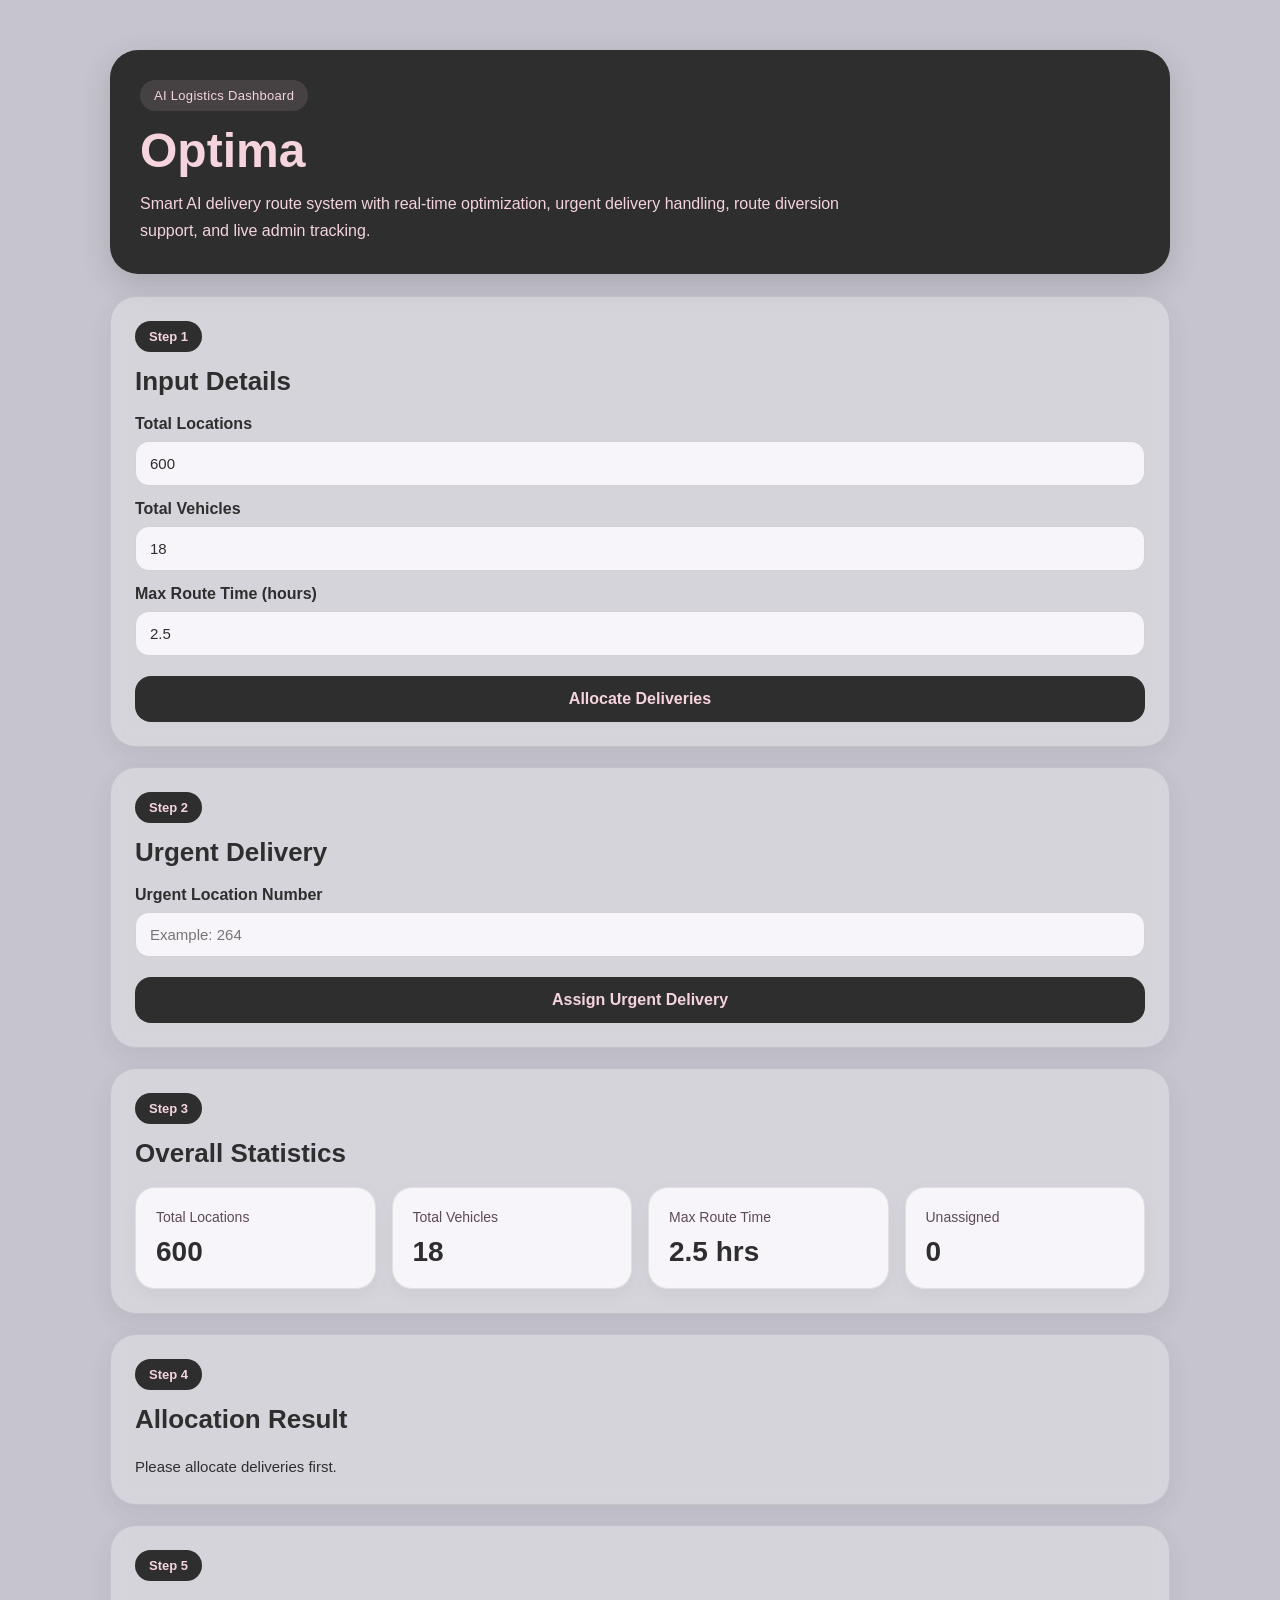
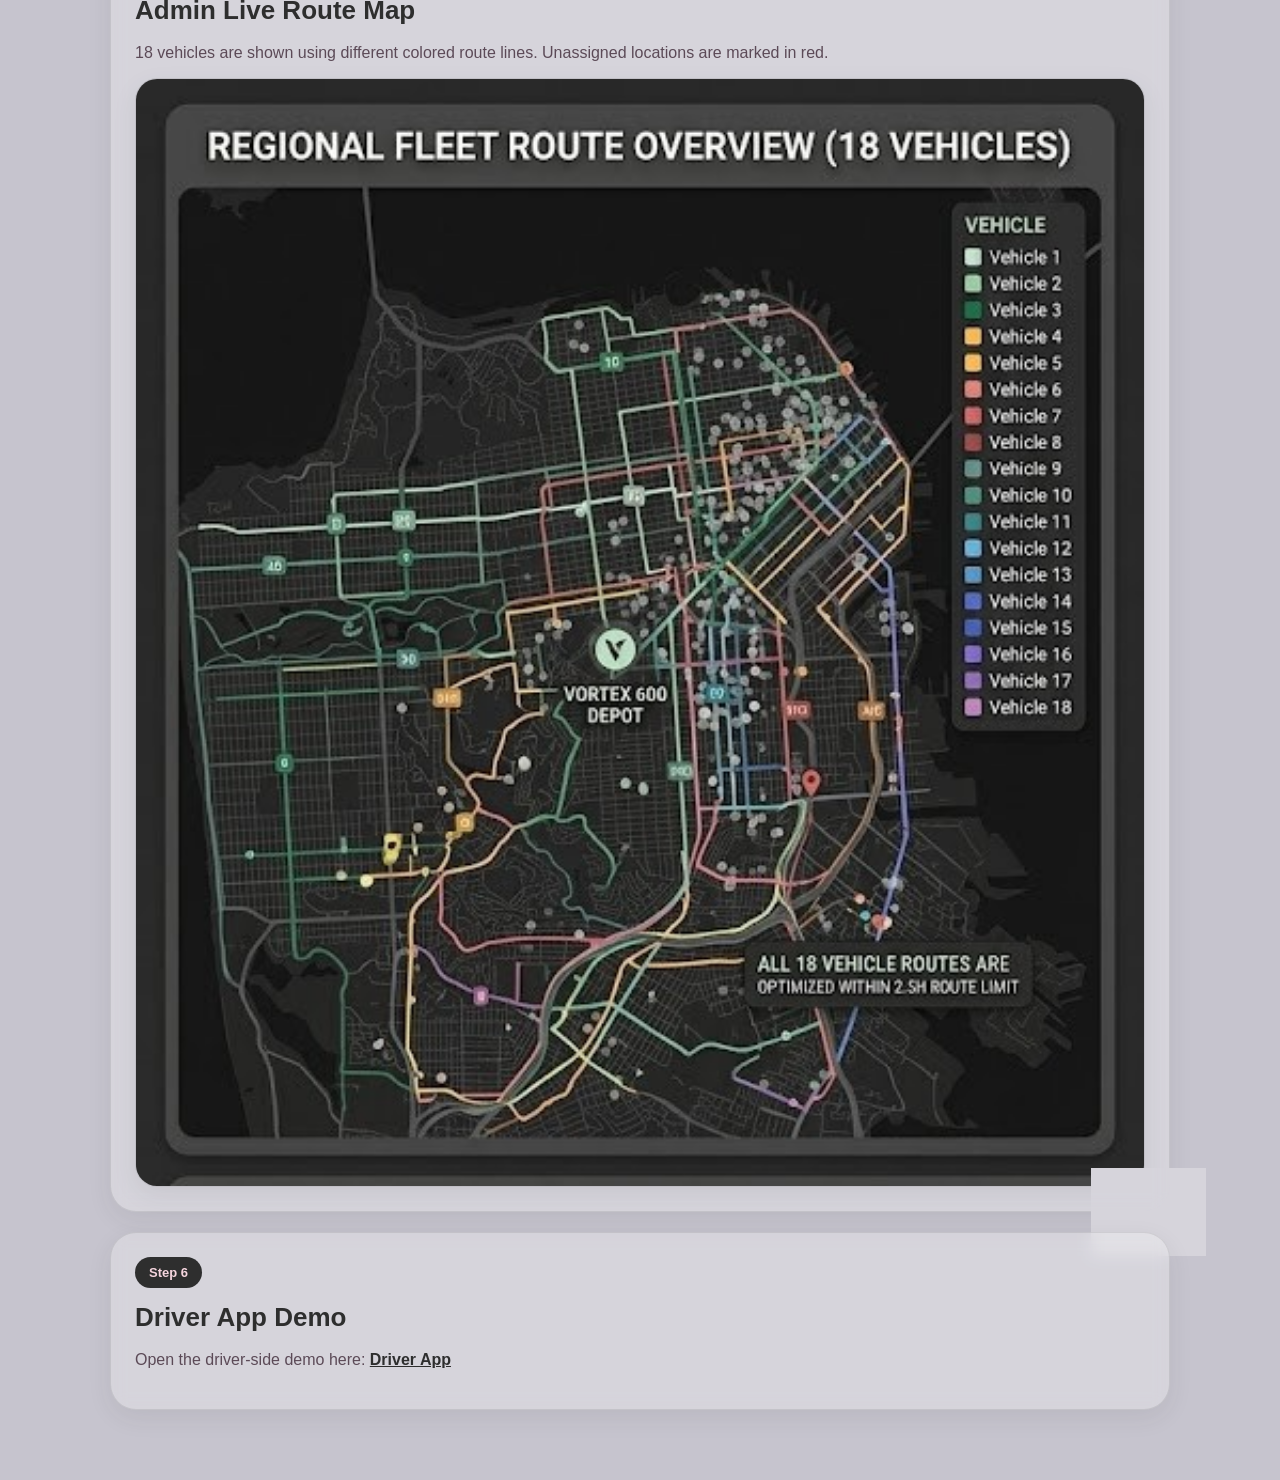
<file: index.html>
<!DOCTYPE html>
<html lang="en">
<head>
  <meta charset="UTF-8" />
  <meta name="viewport" content="width=device-width, initial-scale=1.0" />
  <title>Optima - Smart Delivery Optimization</title>
  <link rel="stylesheet" href="style.css" />
</head>
<body>
  <div class="container">
    <header class="hero">
      <p class="mini-badge">AI Logistics Dashboard</p>
      <h1>Optima</h1>
      <p class="subtitle">
        Smart AI delivery route system with real-time optimization, urgent delivery handling,
        route diversion support, and live admin tracking.
      </p>
    </header>

    <section class="flow-card">
      <div class="step-badge">Step 1</div>
      <h2>Input Details</h2>

      <label for="locations">Total Locations</label>
      <input type="number" id="locations" value="600" />

      <label for="vehicles">Total Vehicles</label>
      <input type="number" id="vehicles" value="18" />

      <label for="maxTime">Max Route Time (hours)</label>
      <input type="number" id="maxTime" value="2.5" step="0.1" />

      <button id="allocateBtn">Allocate Deliveries</button>
    </section>

    <section class="flow-card">
      <div class="step-badge">Step 2</div>
      <h2>Urgent Delivery</h2>

      <label for="urgentLocation">Urgent Location Number</label>
      <input type="number" id="urgentLocation" placeholder="Example: 264" />

      <button id="urgentBtn">Assign Urgent Delivery</button>
    </section>

    <section class="flow-card">
      <div class="step-badge">Step 3</div>
      <h2>Overall Statistics</h2>

      <div class="stats-grid">
        <div class="stat-card">
          <span>Total Locations</span>
          <h3 id="statLocations">600</h3>
        </div>
        <div class="stat-card">
          <span>Total Vehicles</span>
          <h3 id="statVehicles">18</h3>
        </div>
        <div class="stat-card">
          <span>Max Route Time</span>
          <h3 id="statMaxTime">2.5 hrs</h3>
        </div>
        <div class="stat-card">
          <span>Unassigned</span>
          <h3 id="statUnassigned">0</h3>
        </div>
      </div>
    </section>

    <section class="flow-card result-card">
      <div class="step-badge">Step 4</div>
      <h2>Allocation Result</h2>
      <div id="result">Please allocate deliveries first.</div>
    </section>

    <section class="flow-card">
      <div class="step-badge">Step 5</div>
      <h2>Admin Live Route Map</h2>
      <p class="map-note">
        18 vehicles are shown using different colored route lines. Unassigned locations are marked in red.
      </p>
      <img
        id="adminMapImage"
        src="optima_admin_map.png"
        alt="Optima Admin Route Map"
        class="custom-map-image"
      />
    </section>

    <section class="flow-card">
      <div class="step-badge">Step 6</div>
      <h2>Driver App Demo</h2>
      <p class="map-note">
        Open the driver-side demo here:
        <a href="driver.html" target="_blank">Driver App</a>
      </p>
    </section>
  </div>

  <script src="script.js"></script>
</body>
</html>
</file>
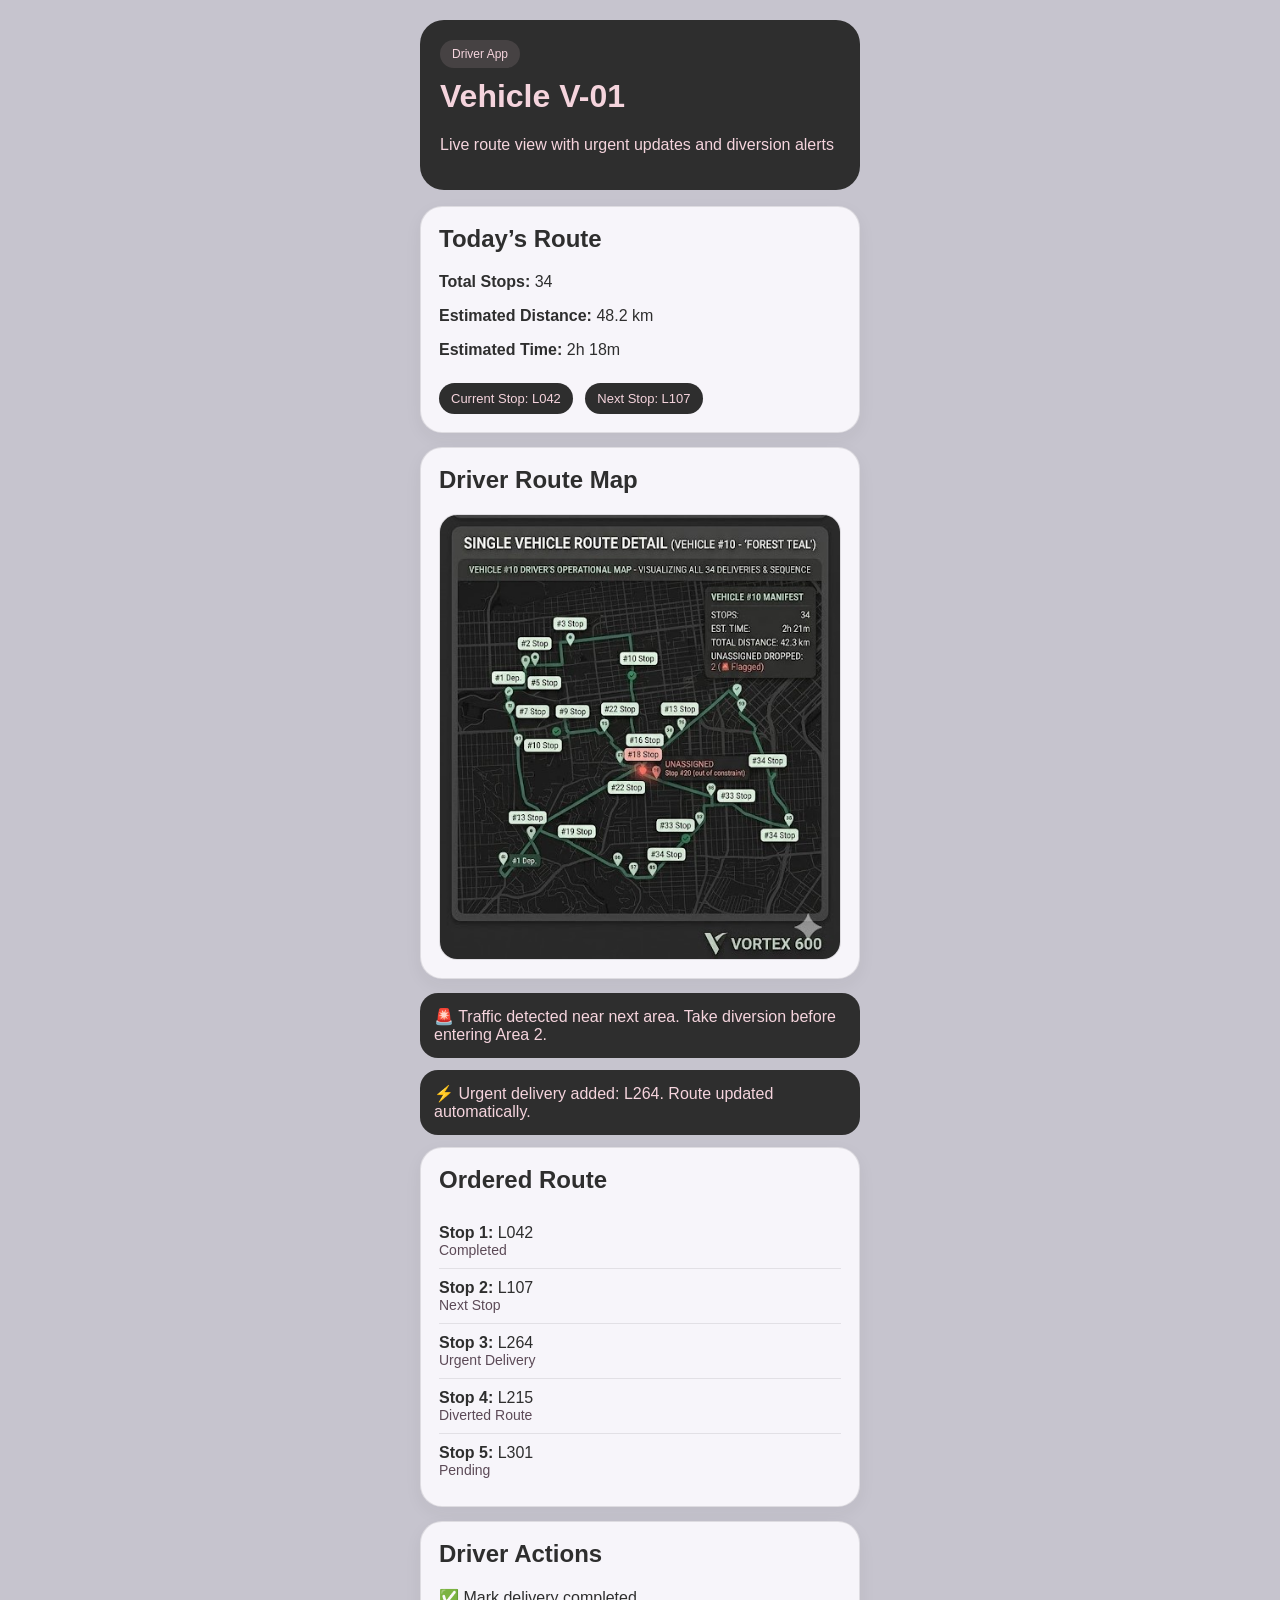
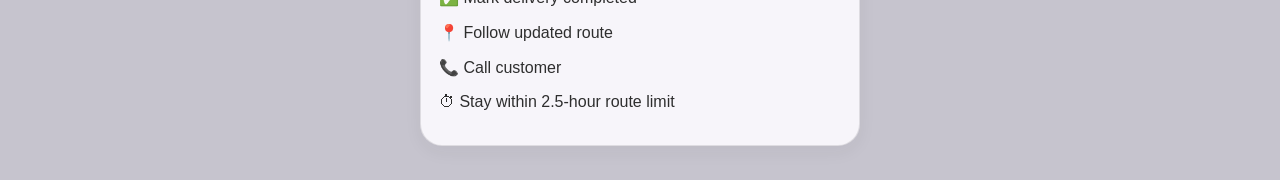
<file: driver.html>
<!DOCTYPE html>
<html lang="en">
<head>
  <meta charset="UTF-8" />
  <meta name="viewport" content="width=device-width, initial-scale=1.0" />
  <title>Optima Driver App</title>
  <style>
    * {
      box-sizing: border-box;
    }

    body {
      margin: 0;
      font-family: Arial, sans-serif;
      background: #c6c4ce;
      color: #2e2e2e;
      padding: 20px;
      max-width: 480px;
      margin-inline: auto;
    }

    .topbar {
      background: #2e2e2e;
      color: #f5d4dd;
      padding: 20px;
      border-radius: 24px;
      margin-bottom: 16px;
    }

    .badge {
      display: inline-block;
      padding: 7px 12px;
      border-radius: 999px;
      background: rgba(245, 212, 221, 0.12);
      font-size: 12px;
      margin-bottom: 10px;
    }

    .card {
      background: #f7f5fa;
      border: 1px solid rgba(46, 46, 46, 0.12);
      border-radius: 22px;
      padding: 18px;
      margin-bottom: 14px;
      box-shadow: 0 6px 18px rgba(46, 46, 46, 0.05);
    }

    h1, h2, h3, p {
      margin-top: 0;
    }

    .route-pill {
      display: inline-block;
      padding: 8px 12px;
      border-radius: 999px;
      background: #2e2e2e;
      color: #f5d4dd;
      font-size: 13px;
      margin-top: 8px;
      margin-right: 8px;
    }

    .alert {
      background: #2e2e2e;
      color: #f5d4dd;
      border-radius: 18px;
      padding: 14px;
      margin-bottom: 12px;
    }

    .list-item {
      padding: 10px 0;
      border-bottom: 1px solid rgba(46, 46, 46, 0.1);
    }

    .list-item:last-child {
      border-bottom: none;
    }

    .small {
      color: #5c4a57;
      font-size: 14px;
    }

    .driver-map-image {
      width: 100%;
      display: block;
      border-radius: 18px;
      border: 1px solid rgba(46, 46, 46, 0.12);
    }
  </style>
</head>
<body>
  <div class="topbar">
    <div class="badge">Driver App</div>
    <h1>Vehicle V-01</h1>
    <p>Live route view with urgent updates and diversion alerts</p>
  </div>

  <div class="card">
    <h2>Today’s Route</h2>
    <p><strong>Total Stops:</strong> 34</p>
    <p><strong>Estimated Distance:</strong> 48.2 km</p>
    <p><strong>Estimated Time:</strong> 2h 18m</p>
    <span class="route-pill">Current Stop: L042</span>
    <span class="route-pill">Next Stop: L107</span>
  </div>

  <div class="card">
    <h2>Driver Route Map</h2>
    <img
      src="optima_driver_map.png"
      alt="Optima Driver Route Map"
      class="driver-map-image"
    />
  </div>

  <div class="alert">
    🚨 Traffic detected near next area. Take diversion before entering Area 2.
  </div>

  <div class="alert">
    ⚡ Urgent delivery added: L264. Route updated automatically.
  </div>

  <div class="card">
    <h2>Ordered Route</h2>
    <div class="list-item">
      <strong>Stop 1:</strong> L042
      <div class="small">Completed</div>
    </div>
    <div class="list-item">
      <strong>Stop 2:</strong> L107
      <div class="small">Next Stop</div>
    </div>
    <div class="list-item">
      <strong>Stop 3:</strong> L264
      <div class="small">Urgent Delivery</div>
    </div>
    <div class="list-item">
      <strong>Stop 4:</strong> L215
      <div class="small">Diverted Route</div>
    </div>
    <div class="list-item">
      <strong>Stop 5:</strong> L301
      <div class="small">Pending</div>
    </div>
  </div>

  <div class="card">
    <h2>Driver Actions</h2>
    <p>✅ Mark delivery completed</p>
    <p>📍 Follow updated route</p>
    <p>📞 Call customer</p>
    <p>⏱ Stay within 2.5-hour route limit</p>
  </div>
</body>
</html>
</file>
<file: style.css>
* {
  box-sizing: border-box;
}

body {
  font-family: Arial, sans-serif;
  background: #c6c4ce;
  margin: 0;
  padding: 0;
  color: #2e2e2e;
}

.container {
  max-width: 1100px;
  margin: 30px auto;
  padding: 20px;
}

.hero {
  background: #2e2e2e;
  color: #f5d4dd;
  border-radius: 28px;
  padding: 30px;
  margin-bottom: 22px;
  box-shadow: 0 10px 30px rgba(46, 46, 46, 0.18);
}

.mini-badge {
  display: inline-block;
  margin: 0 0 12px;
  padding: 8px 14px;
  border-radius: 999px;
  background: rgba(245, 212, 221, 0.12);
  color: #f5d4dd;
  font-size: 13px;
  letter-spacing: 0.3px;
}

h1 {
  margin: 0;
  font-size: 48px;
}

.subtitle {
  margin: 12px 0 0;
  font-size: 16px;
  line-height: 1.7;
  max-width: 700px;
  color: #f5d4dd;
}

.flow-card {
  background: rgba(255, 255, 255, 0.28);
  backdrop-filter: blur(8px);
  border: 1px solid rgba(46, 46, 46, 0.1);
  border-radius: 26px;
  padding: 24px;
  margin-bottom: 20px;
  box-shadow: 0 8px 24px rgba(46, 46, 46, 0.08);
}

.step-badge {
  display: inline-block;
  margin-bottom: 14px;
  padding: 8px 14px;
  border-radius: 999px;
  background: #2e2e2e;
  color: #f5d4dd;
  font-size: 13px;
  font-weight: bold;
}

.flow-card h2 {
  margin-top: 0;
  margin-bottom: 18px;
  color: #2e2e2e;
  font-size: 26px;
}

label {
  display: block;
  margin-top: 14px;
  margin-bottom: 8px;
  font-weight: bold;
  color: #2e2e2e;
}

input {
  width: 100%;
  padding: 13px 14px;
  border: 1px solid rgba(46, 46, 46, 0.18);
  border-radius: 14px;
  background: #f7f5fa;
  color: #2e2e2e;
  font-size: 15px;
  outline: none;
}

input:focus {
  border-color: #2e2e2e;
}

button {
  margin-top: 20px;
  width: 100%;
  padding: 14px;
  background: #2e2e2e;
  color: #f5d4dd;
  border: none;
  border-radius: 16px;
  font-size: 16px;
  font-weight: bold;
  cursor: pointer;
  transition: 0.25s ease;
}

button:hover {
  background: #222222;
  transform: translateY(-1px);
}

.stats-grid {
  display: grid;
  grid-template-columns: repeat(4, 1fr);
  gap: 16px;
}

.stat-card {
  background: #f7f5fa;
  border: 1px solid rgba(46, 46, 46, 0.1);
  border-radius: 20px;
  padding: 20px;
  box-shadow: 0 6px 18px rgba(46, 46, 46, 0.05);
}

.stat-card span {
  font-size: 14px;
  color: #5c4a57;
}

.stat-card h3 {
  margin: 10px 0 0;
  font-size: 28px;
  color: #2e2e2e;
}

#result {
  margin-top: 12px;
  color: #2e2e2e;
  line-height: 1.8;
  font-size: 15px;
}

.summary-box {
  background: #f7f5fa;
  border: 1px solid rgba(46, 46, 46, 0.12);
  border-radius: 18px;
  padding: 18px;
  margin-bottom: 18px;
}

.vehicle-grid {
  display: grid;
  grid-template-columns: repeat(2, 1fr);
  gap: 16px;
}

.vehicle-card {
  background: #f7f5fa;
  border: 1px solid rgba(46, 46, 46, 0.12);
  border-radius: 20px;
  padding: 18px;
}

.vehicle-card h3 {
  margin: 0 0 12px;
  font-size: 20px;
  color: #2e2e2e;
}

.vehicle-card p {
  margin: 7px 0;
}

.route-tag {
  display: block;
  margin-top: 10px;
  padding: 10px 14px;
  background: #2e2e2e;
  color: #f5d4dd;
  border-radius: 16px;
  font-size: 13px;
  line-height: 1.6;
  word-break: break-word;
}

.map-note {
  margin-top: 0;
  margin-bottom: 16px;
  color: #5c4a57;
}

.custom-map-image {
  width: 100%;
  display: block;
  border-radius: 22px;
  border: 1px solid rgba(46, 46, 46, 0.12);
  box-shadow: 0 8px 24px rgba(46, 46, 46, 0.08);
}

a {
  color: #2e2e2e;
  font-weight: bold;
}

strong {
  color: #2e2e2e;
}

@media (max-width: 900px) {
  .stats-grid,
  .vehicle-grid {
    grid-template-columns: 1fr;
  }

  h1 {
    font-size: 38px;
  }

  .container {
    padding: 14px;
  }
}
</file>
